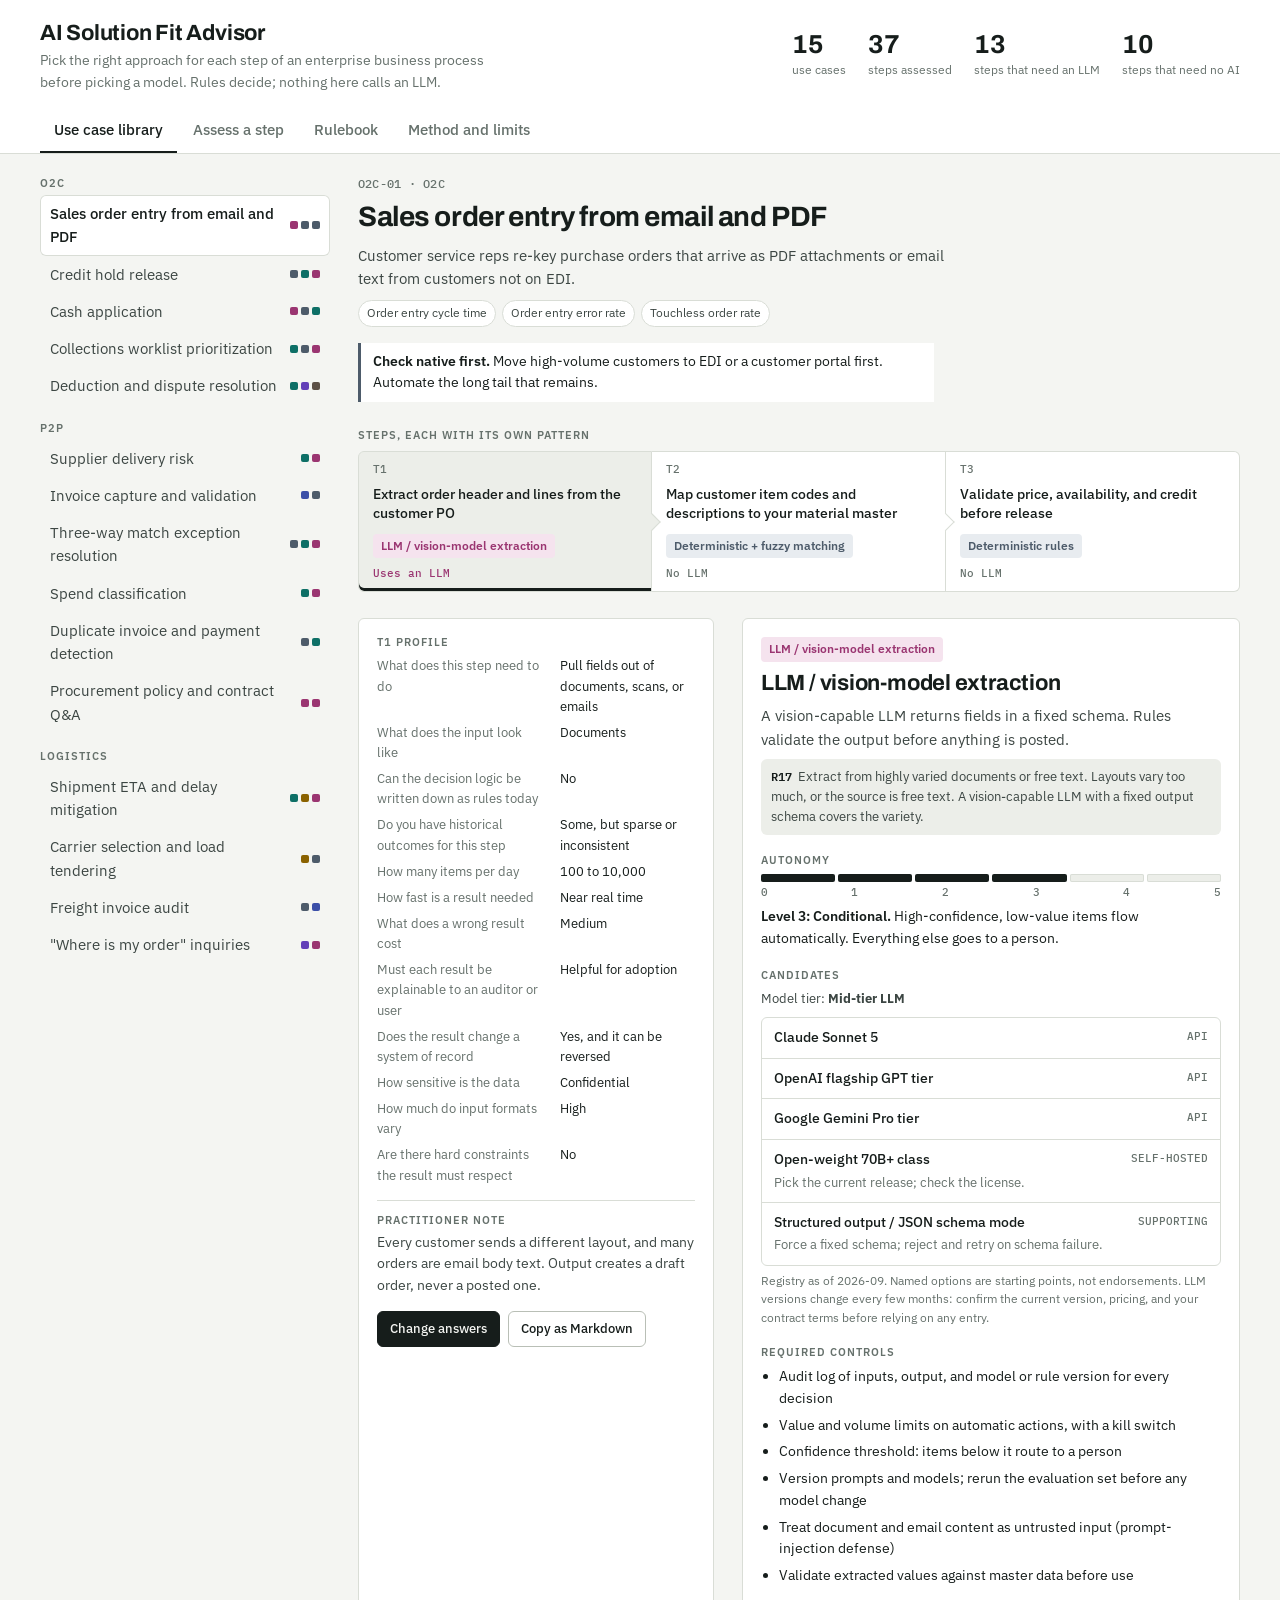
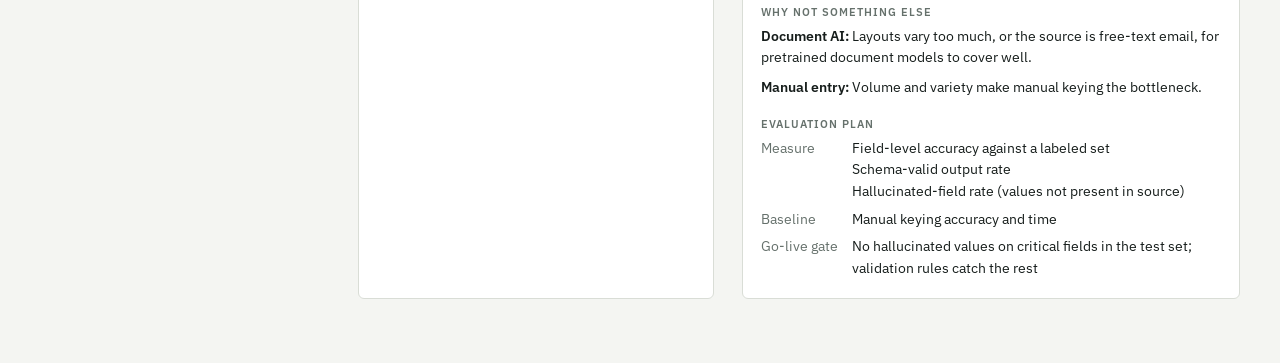
<file: index.html>
<!doctype html>
<html lang="en">
<head>
<meta charset="utf-8">
<meta name="viewport" content="width=device-width, initial-scale=1, viewport-fit=cover">
<meta name="description" content="Recommends the right AI approach, or no AI, for each step of an enterprise business process: rules, ML, optimization, document AI, LLMs, or agents.">
<title>AI Solution Fit Advisor</title>
<link rel="preconnect" href="https://fonts.googleapis.com"><link rel="preconnect" href="https://fonts.gstatic.com" crossorigin><link rel="stylesheet" href="https://fonts.googleapis.com/css2?family=Archivo:wght@600;700&family=IBM+Plex+Mono:wght@500;600&family=IBM+Plex+Sans:wght@400;500;600&display=swap">
<style>
:root {
  --ground: #f4f5f2;
  --surface: #ffffff;
  --surface-2: #eceee9;
  --ink: #161d1b;
  --ink-2: #3c4643;
  --muted: #66716c;
  --line: #d9ddd6;
  --line-strong: #b9bfb6;
  --accent: #1d4ea3;
  --accent-soft: #e3eaf7;
  --focus: #1d4ea3;

  --f-deterministic: #4d5b6a;
  --f-ml: #0d6f66;
  --f-optimization: #8a6200;
  --f-document: #3b4fa8;
  --f-llm: #9a3571;
  --f-agentic: #6340b8;
  --f-human: #5c5046;
  --f-bg-deterministic: #e8ecf0;
  --f-bg-ml: #dff0ed;
  --f-bg-optimization: #f5ecd6;
  --f-bg-document: #e5e9f7;
  --f-bg-llm: #f5e3ee;
  --f-bg-agentic: #ebe5f8;
  --f-bg-human: #efebe6;

  --display: "Archivo", "Helvetica Neue", Arial, sans-serif;
  --body: "IBM Plex Sans", "Segoe UI", system-ui, sans-serif;
  --mono: "IBM Plex Mono", ui-monospace, "SFMono-Regular", Menlo, monospace;
  --radius: 6px;
}
@media (prefers-color-scheme: dark) {
  :root:not([data-theme="light"]) {
    color-scheme: dark;
    --ground: #121614;
    --surface: #1a1f1d;
    --surface-2: #232927;
    --ink: #e9ece8;
    --ink-2: #c3cac6;
    --muted: #93a09a;
    --line: #2f3734;
    --line-strong: #46504c;
    --accent: #8eb0ef;
    --accent-soft: #1f2b40;
    --focus: #8eb0ef;
    --f-deterministic: #a9b7c6;
    --f-ml: #6fd0c4;
    --f-optimization: #e2bb5c;
    --f-document: #a4b3f0;
    --f-llm: #eb95c7;
    --f-agentic: #bca5f2;
    --f-human: #cdbfb2;
    --f-bg-deterministic: #252c34;
    --f-bg-ml: #16302d;
    --f-bg-optimization: #33290f;
    --f-bg-document: #1f2640;
    --f-bg-llm: #3a1d2f;
    --f-bg-agentic: #2a2140;
    --f-bg-human: #2e2925;
  }
}
:root[data-theme="dark"] {
  color-scheme: dark;
  --ground: #121614;
  --surface: #1a1f1d;
  --surface-2: #232927;
  --ink: #e9ece8;
  --ink-2: #c3cac6;
  --muted: #93a09a;
  --line: #2f3734;
  --line-strong: #46504c;
  --accent: #8eb0ef;
  --accent-soft: #1f2b40;
  --focus: #8eb0ef;
  --f-deterministic: #a9b7c6;
  --f-ml: #6fd0c4;
  --f-optimization: #e2bb5c;
  --f-document: #a4b3f0;
  --f-llm: #eb95c7;
  --f-agentic: #bca5f2;
  --f-human: #cdbfb2;
  --f-bg-deterministic: #252c34;
  --f-bg-ml: #16302d;
  --f-bg-optimization: #33290f;
  --f-bg-document: #1f2640;
  --f-bg-llm: #3a1d2f;
  --f-bg-agentic: #2a2140;
  --f-bg-human: #2e2925;
}

* { box-sizing: border-box; }
body {
  margin: 0;
  background: var(--ground);
  color: var(--ink);
  font: 15px/1.55 var(--body);
  -webkit-font-smoothing: antialiased;
}
button, select, input { font: inherit; color: inherit; }
:focus-visible { outline: 2px solid var(--focus); outline-offset: 2px; }
h1, h2, h3, h4 { font-family: var(--display); text-wrap: balance; margin: 0; line-height: 1.2; }
p { margin: 0; }
.wrap { max-width: 1240px; margin: 0 auto; padding-inline: 20px; }

/* Header */
.top { border-bottom: 1px solid var(--line); background: var(--surface); }
.top-inner { display: flex; flex-wrap: wrap; align-items: flex-end; justify-content: space-between; gap: 16px; padding-block: 20px 0; }
.brand h1 { font-size: 22px; font-weight: 700; letter-spacing: -0.01em; }
.brand p { color: var(--muted); font-size: 14px; margin-top: 4px; max-width: 60ch; }
.tabs { display: flex; gap: 2px; margin-top: 14px; flex-wrap: wrap; }
.tab { border: 0; background: none; padding: 10px 14px; cursor: pointer; color: var(--muted); border-bottom: 2px solid transparent; font-weight: 500; }
.tab[aria-selected="true"] { color: var(--ink); border-bottom-color: var(--ink); }
.tab:hover { color: var(--ink); }
.headline { display: flex; gap: 22px; flex-wrap: wrap; padding-bottom: 14px; }
.hstat { display: flex; flex-direction: column; }
.hstat b { font-family: var(--display); font-size: 26px; font-weight: 700; font-variant-numeric: tabular-nums; line-height: 1; }
.hstat span { font-size: 12px; color: var(--muted); margin-top: 4px; max-width: 18ch; }

main { padding-block: 24px 64px; }
.view[hidden] { display: none !important; }

/* Library layout */
.lib { display: grid; grid-template-columns: 290px minmax(0, 1fr); gap: 28px; align-items: start; }
.uc-nav { position: sticky; top: calc(env(safe-area-inset-top, 0px) + 12px); }
.uc-group + .uc-group { margin-top: 18px; }
.uc-group h3 { font: 600 11px/1 var(--body); letter-spacing: 0.09em; text-transform: uppercase; color: var(--muted); margin-bottom: 6px; }
.uc-item { display: grid; grid-template-columns: 1fr auto; gap: 8px; align-items: center; width: 100%; text-align: left; border: 0; background: none; padding: 7px 10px; border-radius: var(--radius); cursor: pointer; color: var(--ink-2); }
.uc-item:hover { background: var(--surface-2); }
.uc-item[aria-current="true"] { background: var(--surface); color: var(--ink); box-shadow: inset 0 0 0 1px var(--line); font-weight: 500; }
.dots { display: flex; gap: 3px; }
.dot { width: 8px; height: 8px; border-radius: 2px; background: var(--c); }
.uc-select { display: none; width: 100%; padding: 10px; border: 1px solid var(--line-strong); border-radius: var(--radius); background: var(--surface); }

.uc-head { display: grid; gap: 10px; }
.eyebrow { font: 500 12px/1 var(--mono); color: var(--muted); letter-spacing: 0.02em; }
.uc-head h2 { font-size: 28px; font-weight: 700; letter-spacing: -0.015em; }
.uc-head .problem { color: var(--ink-2); max-width: 68ch; }
.kpis { display: flex; flex-wrap: wrap; gap: 6px; }
.kpi { font-size: 12px; padding: 3px 8px; border: 1px solid var(--line); border-radius: 99px; color: var(--ink-2); background: var(--surface); }
.native { margin-top: 6px; border-left: 3px solid var(--f-deterministic); padding: 8px 12px; background: var(--surface); max-width: 72ch; font-size: 14px; }
.native b { font-weight: 600; }

/* Decomposition strip */
.section-label { font: 600 11px/1 var(--body); letter-spacing: 0.09em; text-transform: uppercase; color: var(--muted); margin: 28px 0 10px; }
.flow { display: grid; grid-auto-flow: column; grid-auto-columns: minmax(190px, 1fr); gap: 0; overflow-x: auto; padding-bottom: 4px; }
.step { position: relative; text-align: left; border: 1px solid var(--line); background: var(--surface); padding: 12px 14px 12px; cursor: pointer; display: grid; gap: 10px; align-content: space-between; min-height: 120px; }
.step + .step { border-left: 0; }
.step:first-child { border-radius: var(--radius) 0 0 var(--radius); }
.step:last-child { border-radius: 0 var(--radius) var(--radius) 0; }
.step:not(:last-child)::after { content: ""; position: absolute; right: -7px; top: 50%; width: 12px; height: 12px; background: var(--surface); border-top: 1px solid var(--line); border-right: 1px solid var(--line); transform: translateY(-50%) rotate(45deg); z-index: 1; }
.step[aria-pressed="true"] { background: var(--surface-2); box-shadow: inset 0 -3px 0 var(--ink); }
.step[aria-pressed="true"]:not(:last-child)::after { background: var(--surface-2); }
.step .sid { font: 500 11px/1 var(--mono); color: var(--muted); }
.step .sname { font-weight: 500; font-size: 14px; line-height: 1.35; }
.chip { display: inline-flex; align-items: center; gap: 6px; font-size: 12px; font-weight: 600; padding: 3px 8px; border-radius: 4px; color: var(--c); background: var(--cb); width: fit-content; }
.llm-flag { font: 500 11px/1 var(--mono); color: var(--muted); }
.llm-flag.yes { color: var(--f-llm); }

/* Result */
.result { display: grid; grid-template-columns: minmax(0, 5fr) minmax(0, 7fr); gap: 28px; margin-top: 22px; }
.card { background: var(--surface); border: 1px solid var(--line); border-radius: var(--radius); padding: 18px; }
.profile dl { display: grid; grid-template-columns: minmax(0, 1.25fr) minmax(0, 1fr); gap: 6px 14px; margin: 0; font-size: 13px; }
.profile dt { color: var(--muted); }
.profile dd { margin: 0; color: var(--ink); }
.curator { margin-top: 14px; padding-top: 14px; border-top: 1px solid var(--line); font-size: 14px; color: var(--ink-2); }
.curator b { display: block; font: 600 11px/1 var(--body); letter-spacing: 0.09em; text-transform: uppercase; color: var(--muted); margin-bottom: 6px; }
.btn { border: 1px solid var(--line-strong); background: var(--surface); padding: 7px 12px; border-radius: var(--radius); cursor: pointer; font-size: 13px; font-weight: 500; }
.btn:hover { background: var(--surface-2); }
.btn.primary { background: var(--ink); color: var(--ground); border-color: var(--ink); }
.btn-row { display: flex; gap: 8px; flex-wrap: wrap; margin-top: 14px; }

.rec { display: grid; gap: 20px; }
.rec-head { display: grid; gap: 8px; }
.rec-head h3 { font-size: 22px; font-weight: 700; letter-spacing: -0.01em; }
.rec-head .summary { color: var(--ink-2); }
.rule-fired { font-size: 13px; color: var(--ink-2); background: var(--surface-2); border-radius: var(--radius); padding: 8px 10px; }
.rule-fired code { font-family: var(--mono); font-size: 12px; font-weight: 600; color: var(--ink); margin-right: 6px; }
.block h4 { font: 600 11px/1 var(--body); letter-spacing: 0.09em; text-transform: uppercase; color: var(--muted); margin-bottom: 8px; }

.meter { display: grid; grid-template-columns: repeat(6, 1fr); gap: 3px; }
.meter span { height: 8px; border-radius: 2px; background: var(--surface-2); box-shadow: inset 0 0 0 1px var(--line); }
.meter span.on { background: var(--ink); box-shadow: none; }
.meter span.cap { background: repeating-linear-gradient(135deg, var(--line-strong) 0 3px, transparent 3px 6px); box-shadow: inset 0 0 0 1px var(--line); }
.meter-legend { display: flex; justify-content: space-between; font: 500 11px/1 var(--mono); color: var(--muted); margin-top: 5px; }
.auto-text { margin-top: 8px; font-size: 14px; }
.auto-text b { font-weight: 600; }
.caps { margin: 6px 0 0; padding-left: 18px; font-size: 13px; color: var(--muted); }

.cands { display: grid; gap: 0; border: 1px solid var(--line); border-radius: var(--radius); overflow: hidden; }
.cand { display: grid; grid-template-columns: minmax(0, 1fr) auto; gap: 2px 12px; padding: 9px 12px; font-size: 14px; }
.cand + .cand { border-top: 1px solid var(--line); }
.cand .n { font-weight: 500; }
.cand .k { font: 500 11px/1.8 var(--mono); color: var(--muted); text-transform: uppercase; }
.cand .note { grid-column: 1 / -1; color: var(--muted); font-size: 13px; }
.tier { font-size: 13px; color: var(--ink-2); margin-bottom: 8px; }

ul.plain { margin: 0; padding-left: 18px; display: grid; gap: 5px; font-size: 14px; }
.whynot { display: grid; gap: 8px; }
.whynot div { font-size: 14px; }
.whynot b { font-weight: 600; }
.evalp { display: grid; grid-template-columns: auto 1fr; gap: 6px 14px; font-size: 14px; margin: 0; }
.evalp dt { color: var(--muted); }
.evalp dd { margin: 0; }
.notes { border-left: 3px solid var(--accent); background: var(--accent-soft); padding: 10px 12px; border-radius: 0 var(--radius) var(--radius) 0; }
.notes ul { font-size: 14px; }
.disclaimer { font-size: 12px; color: var(--muted); }

/* Assess */
.assess { display: grid; grid-template-columns: minmax(0, 5fr) minmax(0, 7fr); gap: 28px; align-items: start; }
.assess-form { display: grid; gap: 14px; }
.assess-form .intro { color: var(--ink-2); font-size: 14px; }
.field { display: grid; gap: 4px; }
.field label { font-weight: 500; font-size: 14px; }
.field .help { font-size: 12px; color: var(--muted); }
.field select { padding: 8px 10px; border: 1px solid var(--line-strong); border-radius: var(--radius); background: var(--surface); width: 100%; }
.field.changed select { border-color: var(--accent); box-shadow: 0 0 0 1px var(--accent); }
.loaded-from { font-size: 13px; color: var(--muted); }

/* Rulebook */
.tbl-wrap { overflow-x: auto; border: 1px solid var(--line); border-radius: var(--radius); background: var(--surface); }
table { border-collapse: collapse; width: 100%; font-size: 14px; }
th, td { text-align: left; padding: 9px 12px; border-bottom: 1px solid var(--line); vertical-align: top; }
th { font: 600 11px/1.2 var(--body); letter-spacing: 0.08em; text-transform: uppercase; color: var(--muted); background: var(--surface-2); }
tr:last-child td { border-bottom: 0; }
td code { font-family: var(--mono); font-size: 12px; font-weight: 600; }
.prose { max-width: 70ch; display: grid; gap: 14px; }
.prose h2 { font-size: 22px; margin-top: 12px; }
.prose p, .prose li { color: var(--ink-2); }
.prose ul { margin: 0; padding-left: 20px; display: grid; gap: 6px; }
.prose a { color: var(--accent); }
.stack { display: grid; gap: 22px; }

.toast { position: fixed; left: 50%; bottom: calc(env(safe-area-inset-bottom, 0px) + 20px); transform: translateX(-50%); background: var(--ink); color: var(--ground); padding: 8px 14px; border-radius: var(--radius); font-size: 14px; }

@media (max-width: 900px) {
  .lib, .result, .assess { grid-template-columns: 1fr; }
  .uc-nav { position: static; }
  .uc-groups { display: none; }
  .uc-select { display: block; }
}
@media (max-width: 520px) {
  .wrap { padding-inline: 16px; }
  .headline { display: grid; grid-template-columns: repeat(4, minmax(0, 1fr)); gap: 10px; width: 100%; }
  .hstat b { font-size: 21px; }
  .hstat span { font-size: 11px; }
  .uc-head h2 { font-size: 23px; }
  .flow { grid-auto-flow: row; grid-auto-columns: auto; }
  .step + .step { border-left: 1px solid var(--line); border-top: 0; }
  .step:first-child { border-radius: var(--radius) var(--radius) 0 0; }
  .step:last-child { border-radius: 0 0 var(--radius) var(--radius); }
  .step:not(:last-child)::after { right: auto; left: 50%; top: auto; bottom: -7px; transform: translateX(-50%) rotate(135deg); }
  .step { min-height: 0; }
}
@media (prefers-reduced-motion: reduce) { * { transition: none !important; animation: none !important; } }

</style>
</head>
<body>
<header class="top">
  <div class="wrap">
    <div class="top-inner">
      <div class="brand">
        <h1>AI Solution Fit Advisor</h1>
        <p>Pick the right approach for each step of an enterprise business process before picking a model. Rules decide; nothing here calls an LLM.</p>
      </div>
      <div class="headline" aria-label="Library summary">
        <div class="hstat"><b id="stat-uc">0</b><span>use cases</span></div>
        <div class="hstat"><b id="stat-steps">0</b><span>steps assessed</span></div>
        <div class="hstat"><b id="stat-llm">0</b><span>steps that need an LLM</span></div>
        <div class="hstat"><b id="stat-noai">0</b><span>steps that need no AI</span></div>
      </div>
    </div>
    <nav class="tabs" role="tablist" aria-label="Sections">
      <button class="tab" role="tab" id="tab-library" aria-selected="true">Use case library</button>
      <button class="tab" role="tab" id="tab-assess" aria-selected="false">Assess a step</button>
      <button class="tab" role="tab" id="tab-rules" aria-selected="false">Rulebook</button>
      <button class="tab" role="tab" id="tab-about" aria-selected="false">Method and limits</button>
    </nav>
  </div>
</header>

<main class="wrap">
  <section class="view" id="view-library" role="tabpanel" aria-labelledby="tab-library">
    <div class="lib">
      <aside class="uc-nav">
        <label class="uc-select-label" for="uc-select" hidden>Use case</label>
        <select class="uc-select" id="uc-select" aria-label="Use case"></select>
        <div class="uc-groups" id="uc-groups"></div>
      </aside>
      <div id="uc-detail"></div>
    </div>
  </section>

  <section class="view" id="view-assess" role="tabpanel" aria-labelledby="tab-assess" hidden>
    <div class="assess">
      <form class="card assess-form" id="assess-form" onsubmit="return false">
        <p class="intro">Answer for one step of your use case. The recommendation updates as you change answers. The sample below is loaded from the library; change any answer to see how the recommendation moves.</p>
        <p class="loaded-from" id="loaded-from"></p>
        <div id="assess-fields" class="assess-form"></div>
        <div class="btn-row">
          <button type="button" class="btn primary" id="btn-copy-assess">Copy as Markdown</button>
          <button type="button" class="btn" id="btn-reset">Reset to sample</button>
        </div>
      </form>
      <div class="card" id="assess-result"></div>
    </div>
  </section>

  <section class="view" id="view-rules" role="tabpanel" aria-labelledby="tab-rules" hidden>
    <div class="stack">
      <div class="prose">
        <h2>Rulebook</h2>
        <p>Rules are checked top to bottom and the first match wins. Order encodes precedence: explicit logic beats learned logic, and the shape of the problem beats the format of the input.</p>
      </div>
      <div class="tbl-wrap"><table>
        <thead><tr><th>Rule</th><th>When</th><th>Pattern</th><th>Reason</th></tr></thead>
        <tbody id="rules-body"></tbody>
      </table></div>
      <div class="prose"><h2>Autonomy levels</h2><p>Each pattern has a default level. Error cost, irreversible writes, and explainability requirements cap it.</p></div>
      <div class="tbl-wrap"><table>
        <thead><tr><th>Level</th><th>Name</th><th>Meaning</th></tr></thead>
        <tbody id="auto-body"></tbody>
      </table></div>
      <div class="prose"><h2>Patterns</h2></div>
      <div class="tbl-wrap"><table>
        <thead><tr><th>Pattern</th><th>LLM</th><th>What it is</th><th>Steps in library</th></tr></thead>
        <tbody id="pat-body"></tbody>
      </table></div>
    </div>
  </section>

  <section class="view" id="view-about" role="tabpanel" aria-labelledby="tab-about" hidden>
    <div class="prose">
      <h2>What this is</h2>
      <p>A decision aid for AI architects, SI practices, and presales teams. It breaks an enterprise business process into steps and recommends a solution pattern for each: rules, matching, tabular ML, forecasting, optimization, document AI, LLM patterns, agents, or keeping a person in charge.</p>
      <p>Most use cases turn out to be mixed. A credit hold release process is a rule, a risk model, and an optional LLM summary, not "an AI agent for credit".</p>
      <h2>How it decides</h2>
      <ul>
        <li>Twelve questions describe one step: what it must do, input type, whether the logic is explicit, available history, volume, latency, error cost, explainability, whether it writes to a system of record, data sensitivity, format variability, and constraints.</li>
        <li>An ordered rulebook maps the answers to a pattern. The rule that fired is shown with every result.</li>
        <li>Autonomy, controls, model candidates, and the evaluation plan are derived from the pattern and the answers.</li>
        <li>No LLM is involved in the decision. The same answers always give the same result.</li>
      </ul>
      <h2>Limits</h2>
      <ul>
        <li>The library profiles and notes reflect one practitioner's ERP and supply chain experience. They have not been validated against measured project outcomes.</li>
        <li>Real steps are often borderline between two patterns. Treat the output as a starting position for an architecture review, not a verdict.</li>
        <li>Model names go stale. The registry is dated; check current versions and your contract terms.</li>
        <li>It does not estimate cost or ROI, and it does not look at your data. Data quality problems will break any pattern.</li>
        <li>Scope is O2C, P2P, and logistics. Planning, manufacturing, and service are not covered yet.</li>
      </ul>
      <h2>Source</h2>
      <p>Code is MIT licensed; decision content (rules, patterns, use cases) is CC BY 4.0. Source and issue tracker: <a href="https://github.com/skkanthb/ai-solution-fit-advisor" target="_blank" rel="noopener">github.com/skkanthb/ai-solution-fit-advisor</a>.</p>
    </div>
  </section>
</main>
<textarea id="copy-fallback" hidden rows="8" style="position:fixed;left:16px;right:16px;bottom:70px;width:calc(100% - 32px)" aria-label="Markdown to copy"></textarea>
<div class="toast" id="toast" role="status" hidden></div>

<script>
window.SFA_DATA = {"questions":[{"id":"task","label":"What does this step need to do?","help":"Describe one step, not the whole use case. Most use cases need two or three steps with different patterns.","options":[{"v":"predict","label":"Estimate a score or probability for a record (risk, propensity, ETA)"},{"v":"classify","label":"Assign a category or route (reason code, resolver, taxonomy)"},{"v":"forecast","label":"Predict future values over time (demand, volume, cash)"},{"v":"optimize","label":"Choose the best plan under constraints (allocate, schedule, select)"},{"v":"match","label":"Link records across sources (payment to invoice, item to master)"},{"v":"extract","label":"Pull fields out of documents, scans, or emails"},{"v":"anomaly","label":"Flag unusual or duplicate records"},{"v":"decide","label":"Apply a policy, check, or decision (approve, hold, validate)"},{"v":"answer","label":"Answer questions from policies, contracts, or other documents"},{"v":"generate","label":"Draft text (messages, summaries, explanations)"},{"v":"act","label":"Carry out multi-step actions across systems"}]},{"id":"modality","label":"What does the input look like?","help":"The dominant input for this step.","options":[{"v":"structured","label":"Structured records (ERP tables, master data)"},{"v":"timeseries","label":"Time series (history by period or by event)"},{"v":"documents","label":"Documents (PDF, scans, images)"},{"v":"text","label":"Free text (email, notes, chat)"},{"v":"mixed","label":"Mixed structured and unstructured"}]},{"id":"logic","label":"Can the decision logic be written down as rules today?","help":"If an experienced analyst can state the rule, it is a rule. This is the most important question.","options":[{"v":"full","label":"Yes, fully (tolerances, thresholds, policy tables)"},{"v":"partial","label":"Partly (rules cover the common cases, judgment covers the rest)"},{"v":"none","label":"No (it depends on patterns or judgment)"}]},{"id":"labels","label":"Do you have historical outcomes for this step?","help":"Past decisions or results you could learn from, such as which invoices were paid late or which matches were confirmed.","options":[{"v":"yes","label":"Yes, thousands of recorded outcomes"},{"v":"some","label":"Some, but sparse or inconsistent"},{"v":"none","label":"None"}]},{"id":"volume","label":"How many items per day?","help":"Drives cost and model size.","options":[{"v":"low","label":"Under 100"},{"v":"medium","label":"100 to 10,000"},{"v":"high","label":"Over 10,000"}]},{"id":"latency","label":"How fast is a result needed?","help":"","options":[{"v":"batch","label":"Batch (hourly or daily)"},{"v":"near","label":"Near real time (minutes)"},{"v":"interactive","label":"Interactive (a person is waiting, seconds)"}]},{"id":"errorCost","label":"What does a wrong result cost?","help":"Think financial exposure, compliance, and customer impact.","options":[{"v":"low","label":"Low (easy to spot and correct)"},{"v":"medium","label":"Medium (rework or delay)"},{"v":"high","label":"High (financial loss, compliance breach, customer harm)"}]},{"id":"explain","label":"Must each result be explainable to an auditor or user?","help":"","options":[{"v":"required","label":"Required (audit, regulation, credit decisions)"},{"v":"helpful","label":"Helpful for adoption"},{"v":"none","label":"Not needed"}]},{"id":"writes","label":"Does the result change a system of record?","help":"Posting, releasing, paying, or sending counts as a write.","options":[{"v":"none","label":"No (advisory or read-only)"},{"v":"reversible","label":"Yes, and it can be reversed (draft, hold, reroute)"},{"v":"irreversible","label":"Yes, and it is hard to reverse (payment, release, customer message)"}]},{"id":"sensitivity","label":"How sensitive is the data?","help":"","options":[{"v":"internal","label":"Internal business data"},{"v":"confidential","label":"Confidential (pricing, contracts, customer terms)"},{"v":"regulated","label":"Regulated (personal data, bank or payment data)"}]},{"id":"variability","label":"How much do input formats vary?","help":"For example, one EDI format versus thousands of supplier invoice layouts.","options":[{"v":"low","label":"Low (standard formats)"},{"v":"moderate","label":"Moderate (a known set of layouts)"},{"v":"high","label":"High (open-ended layouts or free text)"}]},{"id":"constraints","label":"Are there hard constraints the result must respect?","help":"Capacity, contracts, budgets, time windows.","options":[{"v":"yes","label":"Yes"},{"v":"no","label":"No"}]}],"patterns":[{"id":"RULES","name":"Deterministic rules","family":"deterministic","usesLLM":false,"summary":"Encode the logic as configuration, decision tables, or code. Check native ERP capability first.","baseAutonomy":5,"whyNot":[{"alt":"LLM","text":"The logic is already known. An LLM would re-derive it probabilistically, add cost and latency, and make the result harder to audit."},{"alt":"Machine learning","text":"Learning a rule you can already state adds training, drift monitoring, and error for no gain."}],"eval":{"metrics":["Rule coverage (share of items decided without manual touch)","Exception rate by rule","Defect rate found in sample audit"],"baseline":"Current manual or native-ERP process","gate":"Zero known rule conflicts; exception queue sized for the team that works it"}},{"id":"FUZZY","name":"Deterministic + fuzzy matching","family":"deterministic","usesLLM":false,"summary":"Exact keys first, then similarity scoring on names, amounts, dates, and references. Route low-confidence matches to a person.","baseAutonomy":4,"whyNot":[{"alt":"LLM","text":"Matching is a scoring problem over structured fields. String similarity and amount/date tolerances are faster, cheaper, and reproducible. An LLM can help only with reading an unusual free-text reference."},{"alt":"Pure rules","text":"Exact-key rules alone leave the long tail (typos, partial payments, truncated references) to manual work."}],"eval":{"metrics":["Auto-match rate","Match precision on a labeled sample (target near 100%)","Recall on known matches"],"baseline":"Current auto-match rate in ERP","gate":"Precision on auto-matched items meets finance tolerance (typically 99%+) before auto-posting"}},{"id":"TABML","name":"Tabular machine learning","family":"ml","usesLLM":false,"summary":"Supervised model (gradient-boosted trees) trained on your historical outcomes, with reason codes per prediction.","baseAutonomy":4,"whyNot":[{"alt":"LLM","text":"LLMs are not trained on your outcome history and do not produce calibrated probabilities on tabular data. A gradient-boosted model is cheaper per prediction, faster, and gives per-record reason codes."},{"alt":"Rules","text":"The signal is a combination of many factors (history, seasonality, counterparty). Hand-written thresholds miss those interactions."}],"eval":{"metrics":["AUC / precision at top-k","Calibration (predicted vs actual rate)","Lift over current rule or heuristic"],"baseline":"Current rule, heuristic, or 'last value' baseline","gate":"Out-of-time backtest beats baseline on the business metric, not only on AUC"}},{"id":"ANOM","name":"Anomaly detection + rules","family":"ml","usesLLM":false,"summary":"Unsupervised scoring of unusual records, layered on explicit checks. Output is a review queue, not an automatic block.","baseAutonomy":1,"whyNot":[{"alt":"LLM","text":"Unusualness is a statistical property of your data distribution. An LLM has no view of that distribution."},{"alt":"Supervised ML","text":"Without confirmed past cases there is nothing to train a classifier on. Start unsupervised and collect reviewer verdicts as labels."}],"eval":{"metrics":["Precision of flagged items after review","Value recovered or prevented","Reviewer workload per week"],"baseline":"Current audit sampling","gate":"Flag volume fits reviewer capacity with precision high enough that reviewers keep using it"}},{"id":"TS","name":"Time-series forecasting","family":"ml","usesLLM":false,"summary":"Statistical and ML forecasters benchmarked against a naive baseline, with forecast intervals.","baseAutonomy":4,"whyNot":[{"alt":"LLM","text":"General LLMs are not forecasting models. Purpose-built statistical, ML, or time-series foundation models are cheaper and measurably better."},{"alt":"Rules","text":"Fixed rules such as 'last year plus 5%' ignore trend shifts and seasonality."}],"eval":{"metrics":["WAPE / MASE by segment","Bias","Forecast value added over naive"],"baseline":"Seasonal naive forecast","gate":"Beats seasonal naive on held-out periods for the segments that matter"}},{"id":"OPT","name":"Mathematical optimization","family":"optimization","usesLLM":false,"summary":"Model the objective and constraints explicitly and solve with an LP/MIP or constraint solver. Planners approve the proposed plan.","baseAutonomy":2,"whyNot":[{"alt":"LLM or agent","text":"Choosing the best plan under hard constraints is a solver problem. LLMs cannot guarantee feasibility or optimality and will violate constraints silently."},{"alt":"Rules","text":"Greedy rules work for simple cases but leave cost on the table when constraints interact."}],"eval":{"metrics":["Cost or service vs current plan","Constraint violations (must be zero)","Planner acceptance rate"],"baseline":"Current planner decisions on the same historical scenarios","gate":"Zero hard-constraint violations on replayed history and a measurable cost or service gain"}},{"id":"DOCAI","name":"Document AI + validation rules","family":"document","usesLLM":false,"summary":"Pretrained document models extract fields; rules validate them against master data. Low-confidence fields go to a person.","baseAutonomy":4,"whyNot":[{"alt":"General LLM","text":"For known document types at volume, pretrained document models give per-field confidence, lower cost, and stable output. Use an LLM or vision model as a fallback for the layouts they miss."},{"alt":"Templates / OCR only","text":"Template OCR breaks every time a supplier changes layout."}],"eval":{"metrics":["Field-level accuracy","Straight-through processing rate","Touches per document"],"baseline":"Current manual keying time and error rate","gate":"Field accuracy on critical fields (amounts, tax, bank) meets finance tolerance with confidence routing on"}},{"id":"LLMEXT","name":"LLM / vision-model extraction","family":"llm","usesLLM":true,"summary":"A vision-capable LLM returns fields in a fixed schema. Rules validate the output before anything is posted.","baseAutonomy":3,"whyNot":[{"alt":"Document AI","text":"Layouts vary too much, or the source is free-text email, for pretrained document models to cover well."},{"alt":"Manual entry","text":"Volume and variety make manual keying the bottleneck."}],"eval":{"metrics":["Field-level accuracy against a labeled set","Schema-valid output rate","Hallucinated-field rate (values not present in source)"],"baseline":"Manual keying accuracy and time","gate":"No hallucinated values on critical fields in the test set; validation rules catch the rest"}},{"id":"SMALL","name":"Small / fine-tuned text classifier","family":"ml","usesLLM":false,"summary":"Embeddings or a small fine-tuned encoder trained on your labeled text. Cheap at volume and consistent.","baseAutonomy":4,"whyNot":[{"alt":"Large LLM","text":"With labeled examples, a small classifier matches or beats a large LLM on a fixed label set at a fraction of the cost and latency."},{"alt":"Keyword rules","text":"Keyword rules break on phrasing variation and need constant upkeep."}],"eval":{"metrics":["Macro F1 across classes","Accuracy on high-value classes","Share auto-classified above confidence threshold"],"baseline":"Current manual coding or keyword rules","gate":"Meets accuracy target on held-out data, with low-confidence items routed to review"}},{"id":"LLMCLS","name":"LLM classification (bootstrap)","family":"llm","usesLLM":true,"summary":"A small, fast LLM classifies with few-shot examples while labels are scarce. Plan to replace it with a small classifier once reviewed labels exist.","baseAutonomy":3,"whyNot":[{"alt":"Small classifier","text":"There are not yet enough labeled examples to train one. Use the LLM's reviewed outputs to build that label set."},{"alt":"Keyword rules","text":"Free text varies too much for keywords to route reliably."}],"eval":{"metrics":["Accuracy on a reviewed sample","Agreement with expert reviewers","Cost per 1,000 items"],"baseline":"Manual triage","gate":"Reviewer agreement meets target; misroutes are recoverable"}},{"id":"RAG","name":"Retrieval-augmented generation","family":"llm","usesLLM":true,"summary":"Retrieve the relevant passages the user is allowed to see, then answer with citations. Say 'not covered' when the sources do not answer.","baseAutonomy":4,"whyNot":[{"alt":"LLM without retrieval","text":"Policies and contracts are private and change. Without retrieval the model guesses."},{"alt":"Fine-tuning","text":"Fine-tuning does not reliably teach facts and must be redone whenever documents change."},{"alt":"Search only","text":"Keyword search returns documents, not answers. Keep it as the retrieval layer."}],"eval":{"metrics":["Answer correctness on a question set written by policy owners","Citation faithfulness","Correct 'not covered' rate"],"baseline":"Time to answer by asking the policy owner","gate":"No uncited claims on the test set; permission-aware retrieval verified"}},{"id":"LLMGEN","name":"LLM drafting with human review","family":"llm","usesLLM":true,"summary":"An LLM drafts text from facts the system already computed. A person reviews before it is sent or filed.","baseAutonomy":2,"whyNot":[{"alt":"Templates","text":"Fixed templates cannot adapt to account context. Keep templates for legally required wording."},{"alt":"LLM deciding","text":"The LLM drafts. It should not decide the facts it is writing about; those come from rules or models upstream."}],"eval":{"metrics":["Reviewer edit rate","Factual errors vs source data","Time saved per item"],"baseline":"Current time to write manually","gate":"No factual contradictions with source data in the review sample"}},{"id":"AGENTRO","name":"Tool-using LLM, read-only","family":"agentic","usesLLM":true,"summary":"An LLM plans lookups across systems through scoped read-only tools and assembles the answer or case file. No writes.","baseAutonomy":4,"whyNot":[{"alt":"Fixed workflow","text":"The lookups needed differ case by case, so a fixed sequence would miss or over-fetch."},{"alt":"Write-capable agent","text":"Gathering information does not need write access. Keeping it read-only removes most of the risk."}],"eval":{"metrics":["Task success on a scenario set","Tool calls per task","Answers contradicting system data"],"baseline":"Time for a person to gather the same information","gate":"Scenario success meets target; no tool outside the read-only scope is callable"}},{"id":"AGENTACT","name":"Bounded agent with approval gates","family":"agentic","usesLLM":true,"summary":"An LLM executes multi-step changes through scoped tools. Each write passes an approval gate and value limit.","baseAutonomy":2,"whyNot":[{"alt":"Fixed workflow / RPA","text":"Use a fixed workflow if the steps are known. An agent is justified only when the path varies case by case."},{"alt":"Full autonomy","text":"Unapproved writes to a system of record are hard to audit and reverse."}],"eval":{"metrics":["Task success on scenarios","Unauthorized or out-of-policy actions (must be zero)","Approval rejection rate"],"baseline":"Manual handling time","gate":"Zero out-of-policy actions in adversarial and replayed scenarios"}},{"id":"HUMAN","name":"Human decision, AI prepares","family":"human","usesLLM":false,"summary":"Keep the decision with a person. Automate data gathering around it and record decisions so they can become training data later.","baseAutonomy":1,"whyNot":[{"alt":"Automating the decision","text":"The logic is not explicit and the cost of a wrong call is high, or there is no history to learn from. Automating now would be guessing."}],"eval":{"metrics":["Decision cycle time","Share of decisions recorded with reason codes"],"baseline":"Current cycle time","gate":"Enough recorded decisions to revisit automation"}}],"registry":{"asOf":"2026-09","disclaimer":"Named options are starting points, not endorsements. LLM versions change every few months: confirm the current version, pricing, and your contract terms before relying on any entry.","patterns":{"RULES":[{"name":"Native ERP configuration","kind":"native","note":"SAP S/4HANA and Oracle ship configurable checks (tolerances, credit rules, validations). Use them before building anything."},{"name":"DMN decision tables","kind":"open-source","note":"Camunda or Drools when rules must live outside the ERP and be owned by the business."},{"name":"SQL / scripted validation","kind":"open-source","note":"For batch checks across systems."}],"FUZZY":[{"name":"RapidFuzz","kind":"open-source","note":"Fast string similarity for names and references."},{"name":"Splink","kind":"open-source","note":"Probabilistic record linkage with explainable match weights."},{"name":"Native ERP matching rules","kind":"native","note":"Most ERPs support rule-based auto-matching. Measure its rate first."}],"TABML":[{"name":"LightGBM","kind":"open-source","note":"Fast gradient-boosted trees; strong default for tabular data."},{"name":"XGBoost","kind":"open-source","note":"Equivalent alternative with broad platform support."},{"name":"CatBoost","kind":"open-source","note":"Handles many categorical fields (customer, material, plant) with less preprocessing."},{"name":"SHAP","kind":"open-source","note":"Per-prediction reason codes for audit and user trust."},{"name":"Logistic regression","kind":"open-source","note":"Baseline to beat, and the fallback when explainability requirements are strict."}],"ANOM":[{"name":"Isolation Forest (scikit-learn)","kind":"open-source","note":"Simple, fast unsupervised baseline."},{"name":"PyOD","kind":"open-source","note":"Library of detectors to benchmark once reviewers have labeled some flags."}],"TS":[{"name":"StatsForecast (AutoETS, AutoARIMA)","kind":"open-source","note":"Fast statistical baselines at scale."},{"name":"MLForecast with LightGBM","kind":"open-source","note":"Global ML model across many series with external drivers."},{"name":"Chronos / TimesFM","kind":"open-source","note":"Time-series foundation models. Benchmark as challengers, not defaults."}],"OPT":[{"name":"Google OR-Tools (CP-SAT)","kind":"open-source","note":"Scheduling, assignment, and routing with complex constraints."},{"name":"HiGHS","kind":"open-source","note":"Open-source LP/MIP solver."},{"name":"Gurobi / IBM CPLEX","kind":"commercial","note":"Commercial solvers for large MIP models."},{"name":"Pyomo / PuLP","kind":"open-source","note":"Modeling layer so the model is solver-independent."}],"DOCAI":[{"name":"Azure AI Document Intelligence (prebuilt invoice)","kind":"cloud","note":"Prebuilt invoice and receipt models with field confidence."},{"name":"Amazon Textract (AnalyzeExpense)","kind":"cloud","note":"Invoice and receipt extraction."},{"name":"Google Document AI (Invoice Parser)","kind":"cloud","note":"Prebuilt invoice processor."},{"name":"Docling","kind":"open-source","note":"Self-hosted document parsing when data cannot leave your environment."}],"SMALL":[{"name":"Sentence embeddings + logistic regression","kind":"open-source","note":"Fast baseline; often enough."},{"name":"SetFit","kind":"open-source","note":"Few-shot fine-tuning of small encoders from a few hundred labels."},{"name":"Fine-tuned ModernBERT or DeBERTa-v3","kind":"open-source","note":"Higher accuracy with thousands of labels; runs on CPU or a small GPU."}]},"llmTiers":{"small":{"label":"Small, fast LLM","options":[{"name":"Claude Haiku 4.5","kind":"api","vendor":"Anthropic"},{"name":"OpenAI small tier (GPT mini class)","kind":"api","vendor":"OpenAI"},{"name":"Google Gemini Flash tier","kind":"api","vendor":"Google"},{"name":"Open-weight 7–32B (Qwen, Llama, Mistral, Gemma families)","kind":"self-hosted","vendor":"Open weights"}]},"mid":{"label":"Mid-tier LLM","options":[{"name":"Claude Sonnet 5","kind":"api","vendor":"Anthropic"},{"name":"OpenAI flagship GPT tier","kind":"api","vendor":"OpenAI"},{"name":"Google Gemini Pro tier","kind":"api","vendor":"Google"},{"name":"Open-weight 70B+ class","kind":"self-hosted","vendor":"Open weights"}]},"frontier":{"label":"Frontier LLM","options":[{"name":"Claude Opus 5.5","kind":"api","vendor":"Anthropic"},{"name":"OpenAI top reasoning tier","kind":"api","vendor":"OpenAI"},{"name":"Google Gemini top tier","kind":"api","vendor":"Google"}]}},"supporting":{"RAG":[{"name":"Hybrid search (BM25 + vectors)","kind":"open-source","note":"OpenSearch, Elasticsearch, or Postgres with pgvector. Policy language needs exact-term matching as well as semantic search."},{"name":"Reranker","kind":"open-source","note":"Cross-encoder reranking to put the right clause first."}],"AGENTRO":[{"name":"MCP servers with read-only scopes","kind":"open-source","note":"Expose ERP/TMS lookups as narrow tools, not raw database access."}],"AGENTACT":[{"name":"MCP servers with per-tool approval","kind":"open-source","note":"Separate read and write tools; writes require approval and carry value limits."}],"LLMEXT":[{"name":"Structured output / JSON schema mode","kind":"api","note":"Force a fixed schema; reject and retry on schema failure."}]}},"useCases":[{"id":"O2C-01","process":"O2C","title":"Sales order entry from email and PDF","problem":"Customer service reps re-key purchase orders that arrive as PDF attachments or email text from customers not on EDI.","kpis":["Order entry cycle time","Order entry error rate","Touchless order rate"],"nativeFirst":"Move high-volume customers to EDI or a customer portal first. Automate the long tail that remains.","tasks":[{"id":"T1","name":"Extract order header and lines from the customer PO","profile":{"task":"extract","modality":"documents","logic":"none","labels":"some","volume":"medium","latency":"near","errorCost":"medium","explain":"helpful","writes":"reversible","sensitivity":"confidential","variability":"high","constraints":"no"},"expected":"LLMEXT","note":"Every customer sends a different layout, and many orders are email body text. Output creates a draft order, never a posted one."},{"id":"T2","name":"Map customer item codes and descriptions to your material master","profile":{"task":"match","modality":"structured","logic":"partial","labels":"yes","volume":"medium","latency":"near","errorCost":"medium","explain":"helpful","writes":"reversible","sensitivity":"internal","variability":"moderate","constraints":"no"},"expected":"FUZZY","note":"Customer-material info records cover most lines. Fuzzy matching on descriptions handles the rest; confirmed matches feed the info records."},{"id":"T3","name":"Validate price, availability, and credit before release","profile":{"task":"decide","modality":"structured","logic":"full","labels":"yes","volume":"medium","latency":"near","errorCost":"high","explain":"required","writes":"reversible","sensitivity":"confidential","variability":"low","constraints":"yes"},"expected":"RULES","note":"Pricing conditions, ATP checks, and credit checks already exist in the ERP. Reuse them on the draft order."}]},{"id":"O2C-02","process":"O2C","title":"Credit hold release","problem":"Orders blocked by credit checks wait in a queue while credit analysts review each one, delaying shipment for customers who would have paid.","kpis":["Time on credit hold","Bad-debt write-offs","Share of holds released without analyst touch"],"nativeFirst":"SAP S/4HANA Credit Management and Oracle credit management support rule-based holds and scoring. Tune those before adding a model.","tasks":[{"id":"T1","name":"Apply credit policy (limit, overdue items, blocks)","profile":{"task":"decide","modality":"structured","logic":"full","labels":"yes","volume":"medium","latency":"near","errorCost":"high","explain":"required","writes":"reversible","sensitivity":"confidential","variability":"low","constraints":"yes"},"expected":"RULES","note":"Credit policy is written down. It stays deterministic."},{"id":"T2","name":"Score the risk of releasing a held order","profile":{"task":"predict","modality":"structured","logic":"partial","labels":"yes","volume":"medium","latency":"batch","errorCost":"high","explain":"required","writes":"reversible","sensitivity":"confidential","variability":"low","constraints":"no"},"expected":"TABML","note":"Years of release decisions and subsequent payment behavior are in AR history. The score prioritizes and pre-approves low-risk holds; analysts own the rest."},{"id":"T3","name":"Summarize account context for the credit analyst","profile":{"task":"generate","modality":"mixed","logic":"none","labels":"none","volume":"low","latency":"interactive","errorCost":"low","explain":"helpful","writes":"none","sensitivity":"confidential","variability":"moderate","constraints":"no"},"expected":"LLMGEN","note":"Summarizes exposure, payment trend, disputes, and the model's reason codes. It explains; it does not decide."}]},{"id":"O2C-03","process":"O2C","title":"Cash application","problem":"Incoming payments arrive with incomplete remittance, and AR staff manually match them to open invoices.","kpis":["Auto-match rate","Unapplied cash balance","Days to apply"],"nativeFirst":"Check the auto-match rate of your ERP's existing cash application rules and any ML cash-application feature you already license.","tasks":[{"id":"T1","name":"Extract remittance details from emails and PDF advices","profile":{"task":"extract","modality":"documents","logic":"none","labels":"some","volume":"medium","latency":"batch","errorCost":"medium","explain":"helpful","writes":"none","sensitivity":"regulated","variability":"high","constraints":"no"},"expected":"LLMEXT","note":"Remittance advices come in every format. Bank data in them means the model must run under enterprise terms or in-region."},{"id":"T2","name":"Match payments to open invoices","profile":{"task":"match","modality":"structured","logic":"partial","labels":"yes","volume":"high","latency":"batch","errorCost":"high","explain":"required","writes":"reversible","sensitivity":"regulated","variability":"moderate","constraints":"no"},"expected":"FUZZY","note":"Invoice numbers, amounts, and customer references carry most of the signal. Partial payments and short-pays need tolerance rules."},{"id":"T3","name":"Suggest matches for residual unmatched payments","profile":{"task":"predict","modality":"structured","logic":"none","labels":"yes","volume":"medium","latency":"batch","errorCost":"high","explain":"required","writes":"reversible","sensitivity":"regulated","variability":"moderate","constraints":"no"},"expected":"TABML","note":"Past manual applications are labels. The model ranks candidate invoice sets for a person to confirm."}]},{"id":"O2C-04","process":"O2C","title":"Collections worklist prioritization","problem":"Collectors work accounts by age or size and miss accounts that are about to go late.","kpis":["DSO","Overdue AR","Collector contacts per recovered dollar"],"nativeFirst":"Most collections modules already build worklists by strategy. Replace only the ranking input.","tasks":[{"id":"T1","name":"Predict which invoices will be paid late","profile":{"task":"predict","modality":"structured","logic":"none","labels":"yes","volume":"high","latency":"batch","errorCost":"medium","explain":"helpful","writes":"none","sensitivity":"confidential","variability":"low","constraints":"no"},"expected":"TABML","note":"Payment history per customer is the strongest signal and sits in AR already."},{"id":"T2","name":"Rank the worklist by expected value at risk","profile":{"task":"decide","modality":"structured","logic":"full","labels":"none","volume":"high","latency":"batch","errorCost":"low","explain":"helpful","writes":"none","sensitivity":"confidential","variability":"low","constraints":"no"},"expected":"RULES","note":"Amount × probability of late payment, sorted. A formula, not a model."},{"id":"T3","name":"Draft dunning emails tailored to the account","profile":{"task":"generate","modality":"mixed","logic":"none","labels":"none","volume":"medium","latency":"batch","errorCost":"medium","explain":"none","writes":"irreversible","sensitivity":"confidential","variability":"moderate","constraints":"no"},"expected":"LLMGEN","note":"Sending to a customer cannot be undone. The collector reviews and sends."}]},{"id":"O2C-05","process":"O2C","title":"Deduction and dispute resolution","problem":"Customers short-pay invoices for pricing, promotions, damages, or shortages. Analysts spend most of their time gathering evidence.","kpis":["Days to resolve","Invalid deductions recovered","Deduction write-offs"],"nativeFirst":"Standardize reason codes in your dispute management module first; classification accuracy depends on them.","tasks":[{"id":"T1","name":"Classify the deduction reason from the customer claim","profile":{"task":"classify","modality":"text","logic":"partial","labels":"yes","volume":"medium","latency":"batch","errorCost":"low","explain":"helpful","writes":"reversible","sensitivity":"confidential","variability":"high","constraints":"no"},"expected":"SMALL","note":"Historical deductions already carry analyst-assigned reason codes."},{"id":"T2","name":"Gather evidence (proof of delivery, price agreement, promo terms)","profile":{"task":"act","modality":"mixed","logic":"partial","labels":"none","volume":"medium","latency":"batch","errorCost":"medium","explain":"helpful","writes":"none","sensitivity":"confidential","variability":"high","constraints":"no"},"expected":"AGENTRO","note":"What to look up depends on the reason code and the customer. Read-only access across ERP, TMS, and trade promotion systems."},{"id":"T3","name":"Decide whether the deduction is valid","profile":{"task":"decide","modality":"mixed","logic":"partial","labels":"some","volume":"medium","latency":"batch","errorCost":"high","explain":"required","writes":"irreversible","sensitivity":"confidential","variability":"high","constraints":"no"},"expected":"HUMAN","note":"Accepting or disputing affects revenue and the customer relationship. The analyst decides from the assembled case file."}]},{"id":"P2P-01","process":"P2P","title":"Supplier delivery risk","problem":"Buyers learn about late deliveries when the goods don't arrive, too late to expedite or re-source.","kpis":["Supplier OTIF","Expedite cost","Production stoppages from late parts"],"nativeFirst":"Confirm supplier confirmations and ASNs are captured consistently; they are the model's best features.","tasks":[{"id":"T1","name":"Predict late delivery risk per PO line","profile":{"task":"predict","modality":"structured","logic":"none","labels":"yes","volume":"high","latency":"batch","errorCost":"medium","explain":"helpful","writes":"none","sensitivity":"internal","variability":"low","constraints":"no"},"expected":"TABML","note":"PO history with promised vs actual receipt dates is the label. Features: supplier, material, lead time, confirmation status, lane."},{"id":"T2","name":"Explain the risk drivers to the buyer","profile":{"task":"generate","modality":"structured","logic":"none","labels":"none","volume":"medium","latency":"interactive","errorCost":"low","explain":"helpful","writes":"none","sensitivity":"internal","variability":"low","constraints":"no"},"expected":"LLMGEN","note":"Turns the model's reason codes into a sentence. Optional; a well-designed table of reason codes may be enough."}]},{"id":"P2P-02","process":"P2P","title":"Invoice capture and validation","problem":"AP keys supplier invoices from PDF and paper, then checks them against vendor master and tax rules.","kpis":["Cost per invoice","Touchless invoice rate","Invoice cycle time"],"nativeFirst":"Push large suppliers to e-invoicing or a supplier portal. Extraction is for the rest.","tasks":[{"id":"T1","name":"Extract header and line fields from supplier invoices","profile":{"task":"extract","modality":"documents","logic":"none","labels":"yes","volume":"high","latency":"batch","errorCost":"high","explain":"helpful","writes":"reversible","sensitivity":"regulated","variability":"moderate","constraints":"no"},"expected":"DOCAI","note":"Invoices are a well-served document type. Prebuilt models with confidence scores beat a general LLM on cost at this volume."},{"id":"T2","name":"Validate against vendor master, PO, and tax rules","profile":{"task":"decide","modality":"structured","logic":"full","labels":"yes","volume":"high","latency":"batch","errorCost":"high","explain":"required","writes":"reversible","sensitivity":"regulated","variability":"low","constraints":"yes"},"expected":"RULES","note":"Bank detail changes must never be accepted from an invoice. That is a control, not a prediction."}]},{"id":"P2P-03","process":"P2P","title":"Three-way match exception resolution","problem":"Invoices that fail PO / goods receipt / invoice matching sit blocked while AP chases buyers and receivers.","kpis":["Blocked invoice aging","Lost early-payment discounts","Exceptions per 1,000 invoices"],"nativeFirst":"Review tolerance keys in SAP or Oracle match tolerances first. Poorly set tolerances create most exceptions.","tasks":[{"id":"T1","name":"Apply price and quantity tolerances","profile":{"task":"decide","modality":"structured","logic":"full","labels":"yes","volume":"high","latency":"batch","errorCost":"high","explain":"required","writes":"reversible","sensitivity":"confidential","variability":"low","constraints":"yes"},"expected":"RULES","note":"Native ERP functionality. No AI."},{"id":"T2","name":"Route each exception to the right resolver","profile":{"task":"classify","modality":"structured","logic":"partial","labels":"yes","volume":"medium","latency":"batch","errorCost":"low","explain":"helpful","writes":"reversible","sensitivity":"internal","variability":"low","constraints":"no"},"expected":"TABML","note":"Exception type, variance, supplier, and plant predict who resolves it. Past resolutions are the labels."},{"id":"T3","name":"Summarize the exception and suggested fix","profile":{"task":"generate","modality":"structured","logic":"none","labels":"none","volume":"medium","latency":"batch","errorCost":"low","explain":"helpful","writes":"none","sensitivity":"internal","variability":"low","constraints":"no"},"expected":"LLMGEN","note":"Cuts reading time for the resolver. The suggested fix comes from rules on the variance type, not from the LLM."}]},{"id":"P2P-04","process":"P2P","title":"Spend classification","problem":"PO and invoice lines are coded inconsistently, so spend analytics and category strategies run on bad data.","kpis":["Share of spend classified","Classification accuracy","Addressable spend identified"],"nativeFirst":"Enforce category selection on catalog and PO forms for new spend. Classification cleans the backlog and free-text lines.","tasks":[{"id":"T1","name":"Classify line descriptions into the category taxonomy","profile":{"task":"classify","modality":"text","logic":"partial","labels":"yes","volume":"high","latency":"batch","errorCost":"low","explain":"none","writes":"reversible","sensitivity":"internal","variability":"high","constraints":"no"},"expected":"SMALL","note":"Existing coded lines are the training set. Volume makes per-call LLM cost add up."},{"id":"T2","name":"Classify new categories that have no labeled examples","profile":{"task":"classify","modality":"text","logic":"none","labels":"none","volume":"low","latency":"batch","errorCost":"low","explain":"none","writes":"reversible","sensitivity":"internal","variability":"high","constraints":"no"},"expected":"LLMCLS","note":"An LLM bootstraps labels for new or rare categories; reviewed results retrain the small classifier."}]},{"id":"P2P-05","process":"P2P","title":"Duplicate invoice and payment detection","problem":"Duplicate invoices slip through when invoice numbers are keyed differently or submitted through two channels.","kpis":["Duplicate payments prevented","Recovery audit findings"],"nativeFirst":"Turn on your ERP's duplicate invoice check and confirm which fields it compares.","tasks":[{"id":"T1","name":"Detect exact and near-duplicate invoices before payment","profile":{"task":"match","modality":"structured","logic":"partial","labels":"some","volume":"high","latency":"batch","errorCost":"high","explain":"required","writes":"reversible","sensitivity":"confidential","variability":"moderate","constraints":"no"},"expected":"FUZZY","note":"Normalized invoice number, amount, date window, and supplier. Holds the invoice for review; it never cancels one."},{"id":"T2","name":"Flag unusual invoices and payment patterns","profile":{"task":"anomaly","modality":"structured","logic":"none","labels":"none","volume":"high","latency":"batch","errorCost":"high","explain":"required","writes":"none","sensitivity":"confidential","variability":"moderate","constraints":"no"},"expected":"ANOM","note":"Split invoices, round amounts, new suppliers with high volume. Output is an audit queue."}]},{"id":"P2P-06","process":"P2P","title":"Procurement policy and contract Q&A","problem":"Buyers and requesters email procurement to ask which policy applies or what a contract says about terms, rebates, or renewal.","kpis":["Time to answer","Policy compliance","Missed rebates or auto-renewals"],"nativeFirst":"Get contracts into one repository with metadata. Q&A over scattered files fails on retrieval, not on the model.","tasks":[{"id":"T1","name":"Answer questions from policy and contract documents","profile":{"task":"answer","modality":"documents","logic":"none","labels":"none","volume":"low","latency":"interactive","errorCost":"medium","explain":"required","writes":"none","sensitivity":"confidential","variability":"high","constraints":"no"},"expected":"RAG","note":"An LLM is the right tool here. Answers cite the clause, and users see only contracts they are permitted to see."},{"id":"T2","name":"Extract key terms (payment terms, rebates, expiry, auto-renewal)","profile":{"task":"extract","modality":"documents","logic":"none","labels":"some","volume":"low","latency":"batch","errorCost":"medium","explain":"required","writes":"reversible","sensitivity":"confidential","variability":"high","constraints":"no"},"expected":"LLMEXT","note":"Contract language varies too much for templates. Extracted terms populate contract metadata after review."}]},{"id":"LOG-01","process":"Logistics","title":"Shipment ETA and delay mitigation","problem":"Planners find out about late shipments from customers or carriers, then scramble to re-plan affected orders.","kpis":["Customer OTIF","Expedite cost","Proactive delay notifications"],"nativeFirst":"Get carrier milestone events flowing into the TMS or a visibility platform. Without events, there is nothing to predict from.","tasks":[{"id":"T1","name":"Predict ETA and delay risk per shipment","profile":{"task":"predict","modality":"timeseries","logic":"none","labels":"yes","volume":"high","latency":"near","errorCost":"medium","explain":"helpful","writes":"none","sensitivity":"internal","variability":"moderate","constraints":"no"},"expected":"TABML","note":"Lane, carrier, milestone timing, and dwell history. Visibility platforms may already provide this; compare before building."},{"id":"T2","name":"Re-plan affected orders (reallocate stock, expedite, split)","profile":{"task":"optimize","modality":"structured","logic":"partial","labels":"some","volume":"low","latency":"near","errorCost":"high","explain":"helpful","writes":"reversible","sensitivity":"internal","variability":"moderate","constraints":"yes"},"expected":"OPT","note":"Inventory, customer priority, and expedite cost trade off under capacity limits. The planner approves the plan."},{"id":"T3","name":"Draft the customer delay notification","profile":{"task":"generate","modality":"structured","logic":"none","labels":"none","volume":"medium","latency":"near","errorCost":"medium","explain":"none","writes":"irreversible","sensitivity":"confidential","variability":"low","constraints":"no"},"expected":"LLMGEN","note":"Uses the new ETA and the approved plan. Reviewed before sending, or templated if wording must be fixed."}]},{"id":"LOG-02","process":"Logistics","title":"Carrier selection and load tendering","problem":"Loads are tendered by habit or a static routing guide, missing cheaper or more reliable options.","kpis":["Freight cost per unit","Tender acceptance rate","On-time pickup"],"nativeFirst":"Most TMS platforms include an optimizer. Check whether it is configured and used before building one.","tasks":[{"id":"T1","name":"Select carrier and mode per load","profile":{"task":"optimize","modality":"structured","logic":"partial","labels":"yes","volume":"medium","latency":"batch","errorCost":"medium","explain":"helpful","writes":"reversible","sensitivity":"confidential","variability":"low","constraints":"yes"},"expected":"OPT","note":"Rates, capacity commitments, service levels, and allocation targets are constraints. That is a solver problem."},{"id":"T2","name":"Apply routing guide and contract rules","profile":{"task":"decide","modality":"structured","logic":"full","labels":"yes","volume":"medium","latency":"batch","errorCost":"medium","explain":"required","writes":"reversible","sensitivity":"confidential","variability":"low","constraints":"yes"},"expected":"RULES","note":"Hazmat, customer-mandated carriers, and lane restrictions are hard rules applied before and after optimization."}]},{"id":"LOG-03","process":"Logistics","title":"Freight invoice audit","problem":"Carrier invoices include accessorials and rate errors that go unchecked and get paid.","kpis":["Overbilling recovered","Audit cost per invoice"],"nativeFirst":"Receive EDI 210 invoices where possible; audit is then mostly rules.","tasks":[{"id":"T1","name":"Compare billed charges to contracted rates and accessorials","profile":{"task":"decide","modality":"structured","logic":"full","labels":"yes","volume":"high","latency":"batch","errorCost":"medium","explain":"required","writes":"reversible","sensitivity":"confidential","variability":"low","constraints":"yes"},"expected":"RULES","note":"Rate tables and accessorial schedules are explicit. This use case needs little or no AI."},{"id":"T2","name":"Extract data from non-EDI freight invoices","profile":{"task":"extract","modality":"documents","logic":"none","labels":"some","volume":"medium","latency":"batch","errorCost":"medium","explain":"helpful","writes":"reversible","sensitivity":"confidential","variability":"moderate","constraints":"no"},"expected":"DOCAI","note":"A known set of carrier layouts. Prebuilt or custom-trained document models."}]},{"id":"LOG-04","process":"Logistics","title":"\"Where is my order\" inquiries","problem":"Customer service answers order-status emails and chats by looking up the order, delivery, and shipment in three systems.","kpis":["Inquiry handling time","First-contact resolution","Inquiry volume per order"],"nativeFirst":"A self-service order-status page removes a large share of these inquiries without any AI.","tasks":[{"id":"T1","name":"Look up order, delivery, and shipment status and answer","profile":{"task":"act","modality":"text","logic":"partial","labels":"none","volume":"medium","latency":"interactive","errorCost":"low","explain":"none","writes":"none","sensitivity":"confidential","variability":"high","constraints":"no"},"expected":"AGENTRO","note":"Read-only tools into ERP and TMS. The customer must be verified before any order data is returned."},{"id":"T2","name":"Detect complaints and claims that need a person","profile":{"task":"classify","modality":"text","logic":"partial","labels":"some","volume":"medium","latency":"interactive","errorCost":"medium","explain":"none","writes":"reversible","sensitivity":"confidential","variability":"high","constraints":"no"},"expected":"LLMCLS","note":"Damage claims, cancellations, and angry customers route to a person immediately."}]}]};
</script>
<script>
/*
 * AI Solution Fit Advisor — decision engine.
 * Pure functions, no dependencies. Runs in the browser and in Node.
 * The engine is deterministic: same profile in, same recommendation out.
 */
(function (root) {
  "use strict";

  var STRUCTURED = ["structured", "timeseries"];
  function isStructured(p) { return STRUCTURED.indexOf(p.modality) !== -1; }

  // Ordered rulebook. First match wins. Order encodes precedence:
  // explicit logic beats learned logic; problem shape beats input format.
  var RULES = [
    { id: "R01", pattern: "HUMAN", when: function (p) { return p.task === "forecast" && p.labels === "none"; },
      label: "Forecast with no history",
      why: "There is no history to learn from. Start with planner judgment and a naive baseline, and start recording actuals." },
    { id: "R02", pattern: "TS", when: function (p) { return p.task === "forecast"; },
      label: "Forecast with history",
      why: "Predicting values over time from history is a forecasting problem. Use purpose-built forecasters benchmarked against a naive baseline." },
    { id: "R03", pattern: "OPT", when: function (p) { return p.task === "optimize" && p.constraints === "yes"; },
      label: "Choose a plan under hard constraints",
      why: "Choosing the best plan under hard constraints needs a solver that guarantees feasibility." },
    { id: "R04", pattern: "RULES", when: function (p) { return p.task === "optimize"; },
      label: "Choose a plan, no hard constraints",
      why: "Without binding constraints, ranking by a cost or value formula is usually enough." },
    { id: "R05", pattern: "RULES",
      when: function (p) { return p.logic === "full" && (isStructured(p) || p.task === "act" || p.task === "generate"); },
      label: "Logic fully explicit",
      why: "The logic can already be written down. If you can write the rule, write the rule. For actions, that means a fixed workflow; for text, a template." },
    { id: "R06", pattern: "HUMAN", when: function (p) { return p.task === "decide" && p.errorCost === "high"; },
      label: "Judgment call with high error cost",
      why: "The decision is not fully explicit and a wrong call is costly. Keep the decision with a person and automate the preparation." },
    { id: "R07", pattern: "TABML", when: function (p) { return p.task === "decide" && isStructured(p) && p.labels === "yes"; },
      label: "Judgment call, structured data, recorded outcomes",
      why: "Past decisions on structured data can train a model that imitates them, with reason codes." },
    { id: "R08", pattern: "HUMAN", when: function (p) { return p.task === "decide"; },
      label: "Judgment call, no basis to automate",
      why: "There is neither explicit logic nor enough recorded outcomes to automate this decision yet." },
    { id: "R09", pattern: "FUZZY", when: function (p) { return p.task === "match"; },
      label: "Link records across sources",
      why: "Linking records is a scoring problem over keys and tolerances: exact rules first, similarity for the rest." },
    { id: "R10", pattern: "TABML", when: function (p) { return p.task === "anomaly" && p.labels === "yes"; },
      label: "Unusual records with confirmed past cases",
      why: "Confirmed past cases make this a supervised classification problem." },
    { id: "R11", pattern: "ANOM", when: function (p) { return p.task === "anomaly"; },
      label: "Unusual records, no confirmed cases",
      why: "Without confirmed past cases, score unusualness statistically and build labels from reviewer verdicts." },
    { id: "R12", pattern: "TABML",
      when: function (p) { return (p.task === "predict" || p.task === "classify") && isStructured(p) && p.labels !== "none"; },
      label: "Score or classify structured records with history",
      why: "Structured records with historical outcomes are the home ground of gradient-boosted models." },
    { id: "R13", pattern: "HUMAN",
      when: function (p) { return (p.task === "predict" || p.task === "classify") && isStructured(p); },
      label: "Score structured records, no history",
      why: "No outcomes to learn from. Use simple heuristics, let people decide, and record outcomes so a model becomes possible." },
    { id: "R14", pattern: "SMALL",
      when: function (p) { return (p.task === "predict" || p.task === "classify") && p.labels === "yes"; },
      label: "Classify text with many labeled examples",
      why: "Labeled text lets a small classifier do the job consistently and cheaply." },
    { id: "R15", pattern: "LLMCLS", when: function (p) { return p.task === "predict" || p.task === "classify"; },
      label: "Classify text with few or no labels",
      why: "Too few labels to train a classifier. A small LLM can classify few-shot while reviewed outputs build the label set." },
    { id: "R16", pattern: "DOCAI", when: function (p) { return p.task === "extract" && p.modality === "documents" && p.variability !== "high"; },
      label: "Extract from documents with known layouts",
      why: "Known document types with a limited set of layouts are well served by pretrained document models with field confidence." },
    { id: "R17", pattern: "LLMEXT", when: function (p) { return p.task === "extract"; },
      label: "Extract from highly varied documents or free text",
      why: "Layouts vary too much, or the source is free text. A vision-capable LLM with a fixed output schema covers the variety." },
    { id: "R18", pattern: "RAG", when: function (p) { return p.task === "answer"; },
      label: "Answer questions from documents",
      why: "Answers must come from your documents. Retrieve first, then generate with citations." },
    { id: "R19", pattern: "LLMGEN", when: function (p) { return p.task === "generate"; },
      label: "Draft text that varies by case",
      why: "Drafting varied text is what LLMs are good at. Facts come from upstream systems; a person reviews." },
    { id: "R20", pattern: "AGENTRO", when: function (p) { return p.task === "act" && p.writes === "none"; },
      label: "Variable multi-step lookups, no writes",
      why: "The steps vary by case, so a tool-using LLM plans them. It needs only read access." },
    { id: "R21", pattern: "AGENTACT", when: function (p) { return p.task === "act"; },
      label: "Variable multi-step actions with writes",
      why: "The steps vary by case and change systems of record. Use a bounded agent with approval on every write." }
  ];
  var FALLBACK = { id: "R99", pattern: "HUMAN", label: "No rule matched", why: "The profile did not match a known pattern. Keep a person in the loop and refine the step definition." };

  var AUTONOMY = [
    { level: 0, name: "No automation", text: "People do the work." },
    { level: 1, name: "Informs", text: "The system surfaces scores, flags, or context. A person decides and acts." },
    { level: 2, name: "Recommends", text: "The system proposes a specific result. A person approves every item." },
    { level: 3, name: "Conditional", text: "High-confidence, low-value items flow automatically. Everything else goes to a person." },
    { level: 4, name: "Supervised", text: "Acts on all items within limits. People review exceptions and samples." },
    { level: 5, name: "Autonomous", text: "Deterministic and fully automated, with monitoring." }
  ];

  function indexBy(list, key) { var o = {}; list.forEach(function (x) { o[x[key]] = x; }); return o; }

  function classify(profile) {
    for (var i = 0; i < RULES.length; i++) { if (RULES[i].when(profile)) return RULES[i]; }
    return FALLBACK;
  }

  function autonomy(pattern, p) {
    var base = pattern.baseAutonomy;
    var caps = [];
    var deterministic = pattern.id === "RULES";
    if (p.writes === "irreversible") caps.push({ max: deterministic ? 4 : 2, reason: "Writes that are hard to reverse need a person to approve each one." });
    if (!deterministic && p.errorCost === "high") caps.push({ max: 3, reason: "High error cost: only high-confidence items may flow without review." });
    if (pattern.usesLLM && p.explain === "required") caps.push({ max: 3, reason: "LLM outputs cannot be fully explained, so auditable results need review." });
    if (pattern.usesLLM && p.writes !== "none" && p.errorCost !== "low") caps.push({ max: 3, reason: "LLM output that changes a record needs a checkpoint when errors cost more than rework." });
    var level = caps.reduce(function (m, c) { return Math.min(m, c.max); }, base);
    var binding = caps.filter(function (c) { return c.max === level && level < base; });
    return { level: level, base: base, name: AUTONOMY[level].name, text: AUTONOMY[level].text, caps: binding };
  }

  function controls(pattern, p, level) {
    var c = [];
    var fam = pattern.family;
    c.push("Audit log of inputs, output, and model or rule version for every decision");
    if (p.writes !== "none" && level <= 2) c.push("Human approval before anything is posted or sent");
    if (p.writes !== "none" && level >= 3) c.push("Value and volume limits on automatic actions, with a kill switch");
    if (["TABML", "SMALL", "DOCAI", "LLMEXT", "FUZZY", "LLMCLS"].indexOf(pattern.id) !== -1) c.push("Confidence threshold: items below it route to a person");
    if (p.explain === "required") {
      var how = { TABML: "SHAP reason codes per prediction", RULES: "the rule ID that fired", FUZZY: "the fields and scores behind each match", RAG: "citations to the source clause" }[pattern.id] || "a recorded rationale";
      c.push("Explainability: store " + how);
    }
    if (fam === "ml" || pattern.id === "DOCAI") c.push("Monitor accuracy and data drift; set a retraining cadence");
    if (pattern.usesLLM) c.push("Version prompts and models; rerun the evaluation set before any model change");
    if (pattern.usesLLM && ["documents", "text", "mixed"].indexOf(p.modality) !== -1) c.push("Treat document and email content as untrusted input (prompt-injection defense)");
    if (pattern.id === "LLMEXT") c.push("Validate extracted values against master data before use");
    if (pattern.id === "RAG") c.push("Permission-aware retrieval: users see only documents they can already access");
    if (pattern.id === "RAG") c.push("Answer 'not covered' when sources do not contain the answer");
    if (fam === "agentic") c.push("Least-privilege tools; step and cost limits per task");
    if (pattern.id === "AGENTACT") c.push("Separate read and write tools; idempotent writes; segregation of duties");
    if (p.sensitivity === "regulated") c.push("Regulated data: redact or keep in-region; contract for no training and minimal retention");
    if (p.errorCost === "high" && level >= 3) c.push("Periodic sample audit of automatic decisions");
    return c;
  }

  function llmTier(id, p) {
    if (id === "LLMCLS") return "small";
    if (id === "LLMGEN") return p.errorCost === "high" ? "mid" : "small";
    if (id === "LLMEXT") return p.volume === "high" && p.variability !== "high" ? "small" : "mid";
    if (id === "RAG") return p.volume === "high" && p.errorCost === "low" ? "small" : "mid";
    return "mid";
  }

  function candidates(pattern, p, registry) {
    var out = [];
    var regulated = p.sensitivity === "regulated";
    var tier = null;
    if (pattern.usesLLM) {
      tier = llmTier(pattern.id, p);
      var opts = registry.llmTiers[tier].options.slice();
      if (regulated) opts.sort(function (a, b) { return (a.kind === "self-hosted" ? 0 : 1) - (b.kind === "self-hosted" ? 0 : 1); });
      opts.forEach(function (o) {
        out.push({ name: o.name, kind: o.kind, note: o.kind === "api" && regulated ? "Only under an enterprise agreement with in-region processing and no training on your data." : (o.kind === "self-hosted" ? "Pick the current release; check the license." : "") });
      });
      if (pattern.id === "AGENTACT") out.push({ name: registry.llmTiers.frontier.label + " for long multi-step tasks", kind: "api", note: registry.llmTiers.frontier.options.map(function (o) { return o.name; }).join(", ") });
    } else {
      (registry.patterns[pattern.id] || []).forEach(function (o) {
        out.push({ name: o.name, kind: o.kind, note: o.note + (o.kind === "cloud" && regulated ? " Use an in-region deployment." : "") });
      });
    }
    (registry.supporting[pattern.id] || []).forEach(function (o) { out.push({ name: o.name, kind: o.kind, note: o.note, supporting: true }); });
    return { tier: tier ? registry.llmTiers[tier].label : null, items: out };
  }

  function notes(pattern, p) {
    var n = [];
    if (p.logic === "partial" && ["RULES", "HUMAN"].indexOf(pattern.id) === -1) n.push("Put the explicit rules in front. They settle the cases they can; this pattern handles the rest.");
    if (p.labels === "some" && (pattern.family === "ml")) n.push("Labels are sparse. Start with a simple model and invest in label quality before tuning.");
    if (p.volume === "low" && pattern.family === "ml") n.push("Under 100 items a day, confirm the build and upkeep cost is justified against a person doing it.");
    if (pattern.usesLLM && p.volume === "high") n.push("At over 10,000 items a day, per-call cost matters. Measure it, and consider distilling to a smaller model.");
    if (pattern.usesLLM && p.latency === "interactive" && pattern.id !== "LLMCLS") n.push("Interactive latency: stream responses and cap the number of tool calls or retrieved passages.");
    return n;
  }

  function assess(profile, data) {
    var pats = indexBy(data.patterns, "id");
    var rule = classify(profile);
    var pattern = pats[rule.pattern];
    var auto = autonomy(pattern, profile);
    return {
      rule: { id: rule.id, label: rule.label, why: rule.why },
      pattern: pattern,
      autonomy: auto,
      controls: controls(pattern, profile, auto.level),
      candidates: candidates(pattern, profile, data.registry),
      notes: notes(pattern, profile),
      whyNot: pattern.whyNot,
      evalPlan: pattern.eval
    };
  }

  function rulebook() {
    return RULES.concat([FALLBACK]).map(function (r) { return { id: r.id, pattern: r.pattern, label: r.label, why: r.why }; });
  }

  var api = { assess: assess, classify: classify, rulebook: rulebook, AUTONOMY: AUTONOMY };
  if (typeof module !== "undefined" && module.exports) module.exports = api;
  else root.SFAEngine = api;
})(this);

</script>
<script>
(function () {
  "use strict";
  var D = window.SFA_DATA;
  var E = window.SFAEngine;
  var data = { patterns: D.patterns, registry: D.registry };
  var PAT = {}; D.patterns.forEach(function (p) { PAT[p.id] = p; });
  var Q = {}; D.questions.forEach(function (q) { Q[q.id] = q; });
  var FAMILY = { deterministic: "No AI", ml: "Machine learning", optimization: "Optimization", document: "Document AI", llm: "LLM", agentic: "Agentic", human: "Human" };

  function esc(s) { return String(s).replace(/[&<>"']/g, function (c) { return { "&": "&amp;", "<": "&lt;", ">": "&gt;", '"': "&quot;", "'": "&#39;" }[c]; }); }
  function $(sel) { return document.querySelector(sel); }
  function famVars(f) { return "--c:var(--f-" + f + ");--cb:var(--f-bg-" + f + ")"; }
  function chip(p) { return '<span class="chip" style="' + famVars(p.family) + '">' + esc(p.name) + "</span>"; }
  function optLabel(qid, v) { var o = Q[qid].options.filter(function (x) { return x.v === v; })[0]; return o ? o.label : v; }
  function short(label) { return label.replace(/\s*\(.*\)\s*$/, ""); }
  function slug(id) { return id.toLowerCase(); }

  // ---------- Results rendering (shared by Library and Assess) ----------
  function renderResult(r) {
    var p = r.pattern, a = r.autonomy;
    var meter = "";
    for (var i = 0; i <= 5; i++) meter += '<span class="' + (i <= a.level ? "on" : (i <= a.base ? "cap" : "")) + '"></span>';
    var caps = a.caps.length ? '<ul class="caps">' + a.caps.map(function (c) { return "<li>Capped: " + esc(c.reason) + "</li>"; }).join("") + "</ul>" : "";
    var cands = r.candidates.items.length
      ? (r.candidates.tier ? '<p class="tier">Model tier: <b>' + esc(r.candidates.tier) + "</b></p>" : "") +
        '<div class="cands">' + r.candidates.items.map(function (c) {
          return '<div class="cand"><span class="n">' + esc(c.name) + '</span><span class="k">' + esc(c.supporting ? "supporting" : c.kind) + "</span>" + (c.note ? '<span class="note">' + esc(c.note) + "</span>" : "") + "</div>";
        }).join("") + "</div>" +
        '<p class="disclaimer" style="margin-top:6px">Registry as of ' + esc(D.registry.asOf) + ". " + esc(D.registry.disclaimer) + "</p>"
      : '<p class="disclaimer">No model to select. The work is in process design and recording decisions.</p>';
    return '<div class="rec">' +
      '<div class="rec-head">' + chip(p) +
        "<h3>" + esc(p.name) + "</h3>" +
        '<p class="summary">' + esc(p.summary) + "</p>" +
        '<p class="rule-fired"><code>' + esc(r.rule.id) + "</code>" + esc(r.rule.label) + ". " + esc(r.rule.why) + "</p>" +
      "</div>" +
      (r.notes.length ? '<div class="notes"><ul class="plain">' + r.notes.map(function (n) { return "<li>" + esc(n) + "</li>"; }).join("") + "</ul></div>" : "") +
      '<div class="block"><h4>Autonomy</h4><div class="meter" aria-label="Autonomy level ' + a.level + ' of 5">' + meter + '</div>' +
        '<div class="meter-legend"><span>0</span><span>1</span><span>2</span><span>3</span><span>4</span><span>5</span></div>' +
        '<p class="auto-text"><b>Level ' + a.level + ": " + esc(a.name) + ".</b> " + esc(a.text) + "</p>" + caps + "</div>" +
      '<div class="block"><h4>Candidates</h4>' + cands + "</div>" +
      '<div class="block"><h4>Required controls</h4><ul class="plain">' + r.controls.map(function (c) { return "<li>" + esc(c) + "</li>"; }).join("") + "</ul></div>" +
      '<div class="block"><h4>Why not something else</h4><div class="whynot">' + r.whyNot.map(function (w) { return "<div><b>" + esc(w.alt) + ":</b> " + esc(w.text) + "</div>"; }).join("") + "</div></div>" +
      '<div class="block"><h4>Evaluation plan</h4><dl class="evalp"><dt>Measure</dt><dd>' + r.evalPlan.metrics.map(esc).join("<br>") + "</dd><dt>Baseline</dt><dd>" + esc(r.evalPlan.baseline) + "</dd><dt>Go-live gate</dt><dd>" + esc(r.evalPlan.gate) + "</dd></dl></div>" +
    "</div>";
  }

  function toMarkdown(title, profile, r) {
    var L = [];
    L.push("## " + title, "");
    L.push("**Recommended pattern:** " + r.pattern.name + " (" + FAMILY[r.pattern.family] + ")");
    L.push("**Rule:** " + r.rule.id + " " + r.rule.label + ". " + r.rule.why);
    L.push("**Autonomy:** Level " + r.autonomy.level + " (" + r.autonomy.name + "). " + r.autonomy.text, "");
    L.push("### Profile");
    D.questions.forEach(function (q) { L.push("- " + q.label + " " + short(optLabel(q.id, profile[q.id]))); });
    if (r.notes.length) { L.push("", "### Notes"); r.notes.forEach(function (n) { L.push("- " + n); }); }
    if (r.candidates.items.length) {
      L.push("", "### Candidates" + (r.candidates.tier ? " (" + r.candidates.tier + ")" : ""));
      r.candidates.items.forEach(function (c) { L.push("- " + c.name + (c.note ? ": " + c.note : "")); });
    }
    L.push("", "### Required controls"); r.controls.forEach(function (c) { L.push("- " + c); });
    L.push("", "### Why not something else"); r.whyNot.forEach(function (w) { L.push("- **" + w.alt + ":** " + w.text); });
    L.push("", "### Evaluation plan", "- Measure: " + r.evalPlan.metrics.join("; "), "- Baseline: " + r.evalPlan.baseline, "- Go-live gate: " + r.evalPlan.gate);
    L.push("", "_Generated by AI Solution Fit Advisor. Registry as of " + D.registry.asOf + "._");
    return L.join("\n");
  }

  var toastTimer;
  function toast(msg) {
    var t = $("#toast"); t.textContent = msg; t.hidden = false;
    clearTimeout(toastTimer); toastTimer = setTimeout(function () { t.hidden = true; }, 2200);
  }
  function copy(text, btn) {
    var done = function () { toast("Copied as Markdown"); };
    try {
      navigator.clipboard.writeText(text).then(done, function () { fallbackCopy(text); });
    } catch (e) { fallbackCopy(text); }
  }
  function fallbackCopy(text) {
    var ta = $("#copy-fallback"); ta.hidden = false; ta.value = text; ta.focus(); ta.select();
    toast("Select all and copy the text below");
  }

  // ---------- Stats ----------
  var allTasks = [];
  D.useCases.forEach(function (uc) { uc.tasks.forEach(function (t) { allTasks.push({ uc: uc, t: t, r: E.assess(t.profile, data) }); }); });
  var llmCount = allTasks.filter(function (x) { return x.r.pattern.usesLLM; }).length;
  var noAiCount = allTasks.filter(function (x) { return x.r.pattern.family === "deterministic"; }).length;
  $("#stat-uc").textContent = D.useCases.length;
  $("#stat-steps").textContent = allTasks.length;
  $("#stat-llm").textContent = llmCount;
  $("#stat-noai").textContent = noAiCount;

  // ---------- Library ----------
  var current = { uc: D.useCases[0], task: 0 };
  function renderNav() {
    var groups = {};
    D.useCases.forEach(function (uc) { (groups[uc.process] = groups[uc.process] || []).push(uc); });
    var html = "", sel = "";
    Object.keys(groups).forEach(function (g) {
      html += '<div class="uc-group"><h3>' + esc(g) + "</h3>";
      sel += '<optgroup label="' + esc(g) + '">';
      groups[g].forEach(function (uc) {
        var dots = uc.tasks.map(function (t) { var f = E.assess(t.profile, data).pattern.family; return '<span class="dot" style="--c:var(--f-' + f + ')"></span>'; }).join("");
        html += '<button class="uc-item" data-uc="' + esc(uc.id) + '"' + (uc === current.uc ? ' aria-current="true"' : "") + "><span>" + esc(uc.title) + '</span><span class="dots" aria-hidden="true">' + dots + "</span></button>";
        sel += '<option value="' + esc(uc.id) + '"' + (uc === current.uc ? " selected" : "") + ">" + esc(uc.title) + "</option>";
      });
      html += "</div>"; sel += "</optgroup>";
    });
    $("#uc-groups").innerHTML = html;
    $("#uc-select").innerHTML = sel;
  }

  function renderUseCase() {
    var uc = current.uc;
    var flow = uc.tasks.map(function (t, i) {
      var r = E.assess(t.profile, data);
      return '<button class="step" data-task="' + i + '" aria-pressed="' + (i === current.task) + '">' +
        '<span class="sid">' + esc(t.id) + "</span>" +
        '<span class="sname">' + esc(t.name) + "</span>" +
        "<span>" + chip(r.pattern) + "</span>" +
        '<span class="llm-flag' + (r.pattern.usesLLM ? " yes" : "") + '">' + (r.pattern.usesLLM ? "Uses an LLM" : "No LLM") + "</span>" +
      "</button>";
    }).join("");
    var t = uc.tasks[current.task];
    var r = E.assess(t.profile, data);
    var dl = D.questions.map(function (q) { return "<dt>" + esc(q.label.replace(/\?$/, "")) + "</dt><dd>" + esc(short(optLabel(q.id, t.profile[q.id]))) + "</dd>"; }).join("");
    $("#uc-detail").innerHTML =
      '<div class="uc-head"><span class="eyebrow">' + esc(uc.id) + " · " + esc(uc.process) + "</span>" +
        "<h2>" + esc(uc.title) + "</h2>" +
        '<p class="problem">' + esc(uc.problem) + "</p>" +
        '<div class="kpis">' + uc.kpis.map(function (k) { return '<span class="kpi">' + esc(k) + "</span>"; }).join("") + "</div>" +
        '<p class="native"><b>Check native first.</b> ' + esc(uc.nativeFirst) + "</p>" +
      "</div>" +
      '<p class="section-label">Steps, each with its own pattern</p>' +
      '<div class="flow" role="group" aria-label="Steps">' + flow + "</div>" +
      '<div class="result">' +
        '<div class="card profile"><div class="block"><h4>' + esc(t.id) + " profile</h4><dl>" + dl + "</dl></div>" +
          '<div class="curator"><b>Practitioner note</b>' + esc(t.note) + "</div>" +
          '<div class="btn-row"><button class="btn primary" id="btn-edit">Change answers</button><button class="btn" id="btn-copy-lib">Copy as Markdown</button></div>' +
        "</div>" +
        '<div class="card">' + renderResult(r) + "</div>" +
      "</div>";
    document.querySelectorAll(".step").forEach(function (b) {
      b.addEventListener("click", function () { current.task = +b.dataset.task; renderUseCase(); });
    });
    $("#btn-edit").addEventListener("click", function () { loadIntoAssess(t.profile, uc.title + " / " + t.name); showView("assess"); });
    $("#btn-copy-lib").addEventListener("click", function () { copy(toMarkdown(uc.title + ": " + t.name, t.profile, r)); });
  }

  function selectUseCase(id) {
    var uc = D.useCases.filter(function (u) { return u.id === id; })[0];
    if (!uc) return;
    current = { uc: uc, task: 0 };
    renderNav(); renderUseCase();
    setHash(slug(id));
  }
  $("#uc-groups").addEventListener("click", function (e) { var b = e.target.closest(".uc-item"); if (b) selectUseCase(b.dataset.uc); });
  $("#uc-select").addEventListener("change", function (e) { selectUseCase(e.target.value); });

  // ---------- Assess ----------
  var baseProfile = null;
  function renderForm() {
    $("#assess-fields").innerHTML = D.questions.map(function (q) {
      return '<div class="field" id="f-' + q.id + '"><label for="q-' + q.id + '">' + esc(q.label) + "</label>" +
        (q.help ? '<span class="help">' + esc(q.help) + "</span>" : "") +
        '<select id="q-' + q.id + '" name="' + q.id + '">' + q.options.map(function (o) { return '<option value="' + esc(o.v) + '">' + esc(o.label) + "</option>"; }).join("") + "</select></div>";
    }).join("");
    $("#assess-fields").addEventListener("change", runAssess);
  }
  function readForm() { var p = {}; D.questions.forEach(function (q) { p[q.id] = $("#q-" + q.id).value; }); return p; }
  function loadIntoAssess(profile, from) {
    baseProfile = Object.assign({}, profile);
    D.questions.forEach(function (q) { $("#q-" + q.id).value = profile[q.id]; });
    $("#loaded-from").textContent = from ? "Loaded from: " + from + ". Changed answers are highlighted." : "";
    runAssess();
  }
  var lastAssess = null;
  function runAssess() {
    var p = readForm();
    D.questions.forEach(function (q) { $("#f-" + q.id).classList.toggle("changed", !!baseProfile && baseProfile[q.id] !== p[q.id]); });
    var r = E.assess(p, data);
    lastAssess = { p: p, r: r };
    $("#assess-result").innerHTML = renderResult(r);
  }
  $("#btn-copy-assess").addEventListener("click", function () { if (lastAssess) copy(toMarkdown("Assessment", lastAssess.p, lastAssess.r)); });
  $("#btn-reset").addEventListener("click", function () { var s = D.useCases[1].tasks[1]; loadIntoAssess(s.profile, D.useCases[1].title + " / " + s.name); });

  // ---------- Rulebook ----------
  function renderRulebook() {
    $("#rules-body").innerHTML = E.rulebook().map(function (r) {
      return "<tr><td><code>" + esc(r.id) + "</code></td><td>" + esc(r.label) + "</td><td>" + chip(PAT[r.pattern]) + "</td><td>" + esc(r.why) + "</td></tr>";
    }).join("");
    $("#auto-body").innerHTML = E.AUTONOMY.map(function (a) { return "<tr><td><code>" + a.level + "</code></td><td>" + esc(a.name) + "</td><td>" + esc(a.text) + "</td></tr>"; }).join("");
    $("#pat-body").innerHTML = D.patterns.map(function (p) {
      var n = allTasks.filter(function (x) { return x.r.pattern.id === p.id; }).length;
      return "<tr><td>" + chip(p) + "</td><td>" + (p.usesLLM ? "Yes" : "No") + "</td><td>" + esc(p.summary) + '</td><td style="font-variant-numeric:tabular-nums">' + n + "</td></tr>";
    }).join("");
  }

  // ---------- Tabs and deep links ----------
  var VIEWS = ["library", "assess", "rules", "about"];
  function showView(v) {
    VIEWS.forEach(function (x) {
      $("#view-" + x).hidden = x !== v;
      $("#tab-" + x).setAttribute("aria-selected", x === v ? "true" : "false");
    });
    setHash(v === "library" ? slug(current.uc.id) : v);
    window.scrollTo(0, 0);
  }
  function setHash(h) { try { history.replaceState(null, "", "#" + h); } catch (e) { /* ignore */ } }
  VIEWS.forEach(function (v) { $("#tab-" + v).addEventListener("click", function () { showView(v); }); });

  renderNav(); renderForm(); renderRulebook();
  var sample = D.useCases[1].tasks[1];
  loadIntoAssess(sample.profile, D.useCases[1].title + " / " + sample.name);
  var h = (location.hash || "").slice(1).toLowerCase();
  var hit = D.useCases.filter(function (u) { return slug(u.id) === h; })[0];
  if (hit) current = { uc: hit, task: 0 };
  renderNav(); renderUseCase();
  if (VIEWS.indexOf(h) !== -1 && h !== "library") showView(h);

  window.addEventListener("hashchange", function () {
    var k = (location.hash || "").slice(1).toLowerCase();
    var u = D.useCases.filter(function (x) { return slug(x.id) === k; })[0];
    if (u && u !== current.uc) { selectUseCase(u.id); showView("library"); }
    else if (VIEWS.indexOf(k) !== -1) showView(k);
  });
})();

</script>
</body>
</html>
</file>
